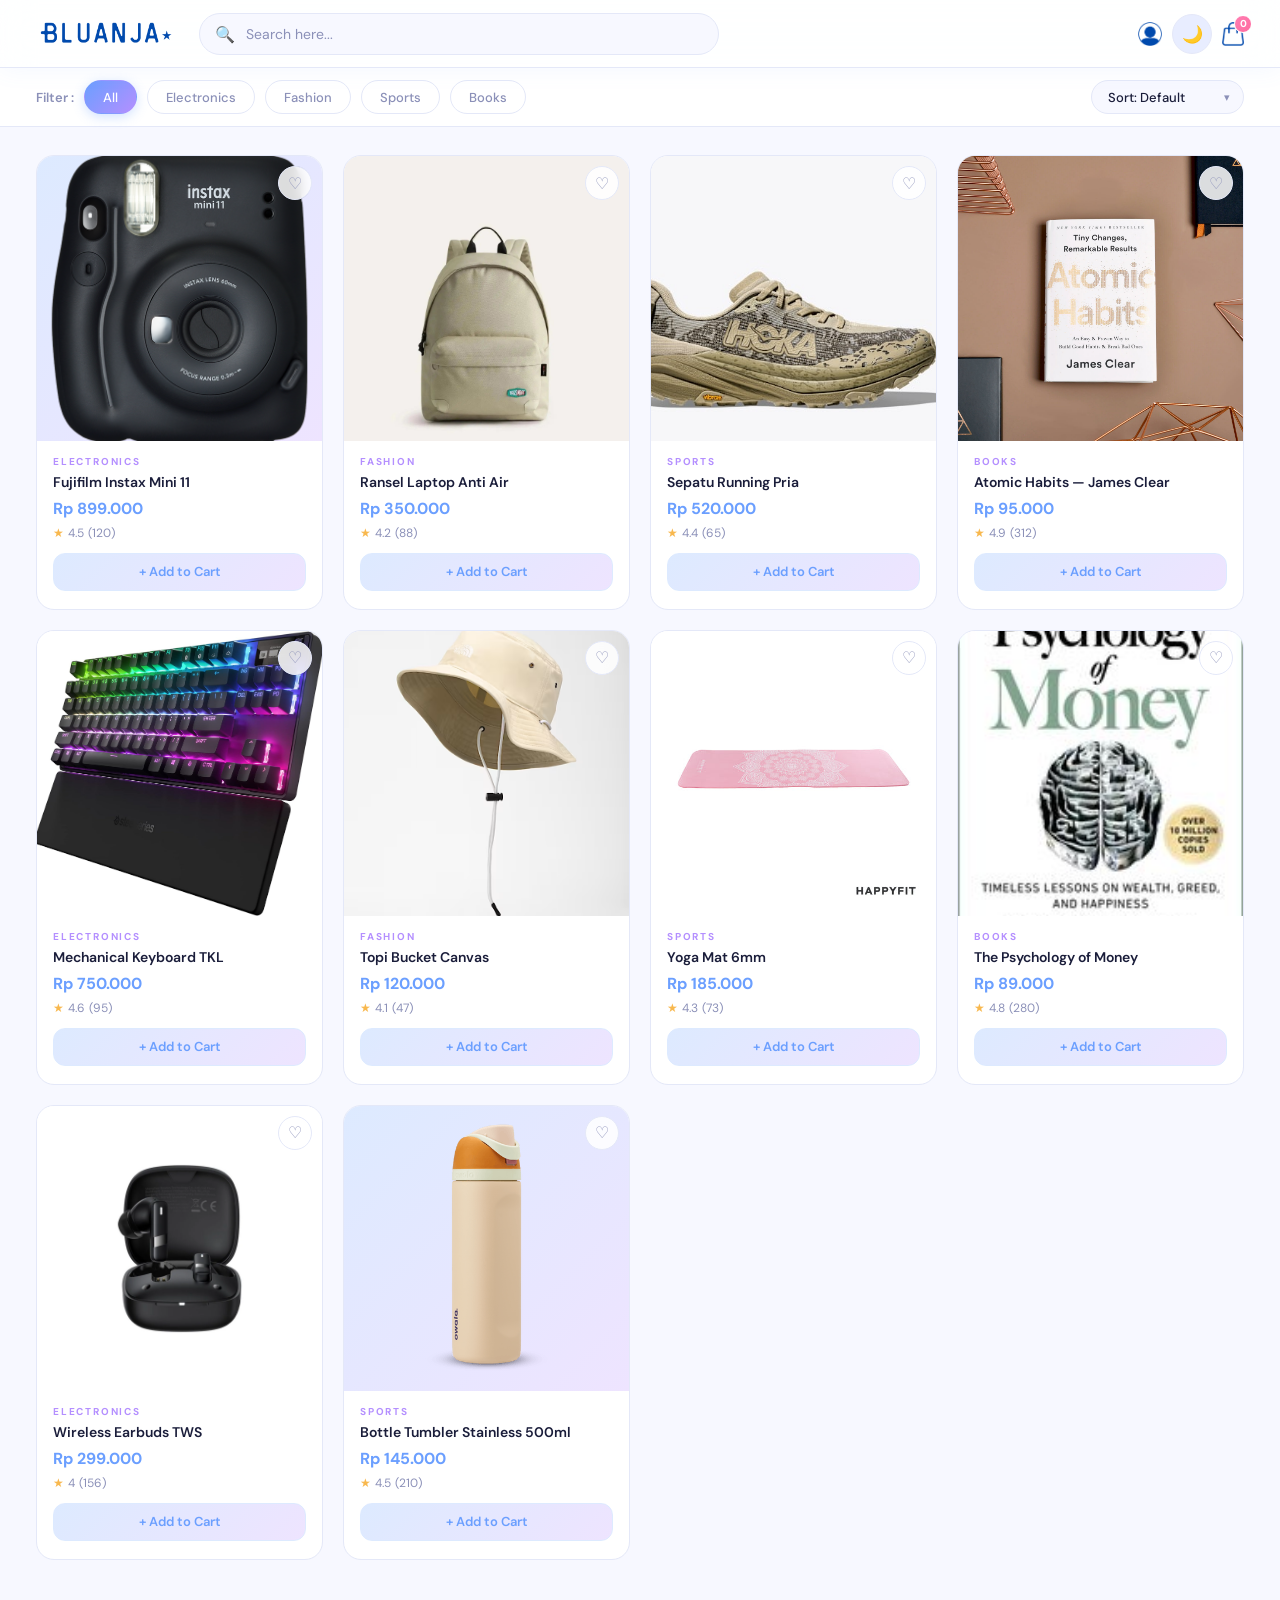
<file: index.html>
<!DOCTYPE html>
<html lang="id">
<head>
  <meta charset="UTF-8">
  <meta name="viewport" content="width=device-width, initial-scale=1.0">
  <title>BLUANJA★ — Belanja TEROSS</title>
  <link rel="stylesheet" href="css/style.css">
  <script>
    const _t = localStorage.getItem('bluanja_theme') || 'light';
    if (_t === 'dark') document.documentElement.setAttribute('data-theme', 'dark');
  </script>
</head>
<body>

  <!-- NAVBAR -->
  <nav class="navbar">
    <a href="index.html">
      <img src="assets/logo.png" alt="logo" class="logo-img">
    </a>
    <div class="nav-search">
      <span class="search-icon">🔍</span>
      <input type="text" id="searchInput" placeholder="Search here...">
    </div>
    <div class="nav-actions">
      <img src="assets/profile.png" class="icon">
      <button class="theme-toggle" id="themeToggle" title="Toggle dark mode">🌙</button>
      <a href="cart.html" class="nav-icon-wrap">
        <img src="assets/cart.png" class="icon">
        <span class="cart-badge" id="cartBadge">0</span>
      </a>
    </div>
  </nav>

  <!-- FILTER BAR -->
  <div class="filter-bar fade-up fade-up-d1">
    <div class="filter-label">Filter :</div>
    <button class="filter-chip active">All</button>
    <button class="filter-chip">Electronics</button>
    <button class="filter-chip">Fashion</button>
    <button class="filter-chip">Sports</button>
    <button class="filter-chip">Books</button>
    <div class="sort-wrap">
      <select class="sort-select" id="sortSelect">
        <option value="default">Sort: Default</option>
        <option value="price-asc">Harga: Terendah</option>
        <option value="price-desc">Harga: Tertinggi</option>
        <option value="rating">Rating Terbaik</option>
      </select>
    </div>
  </div>

  <!-- PRODUCT GRID -->
  <section class="products-section">
    <div class="products-grid fade-up fade-up-d2" id="productsGrid"></div>
  </section>

  <script src="js/data.js"></script>
  <script src="js/main.js"></script>

</body>
</html>
</file>
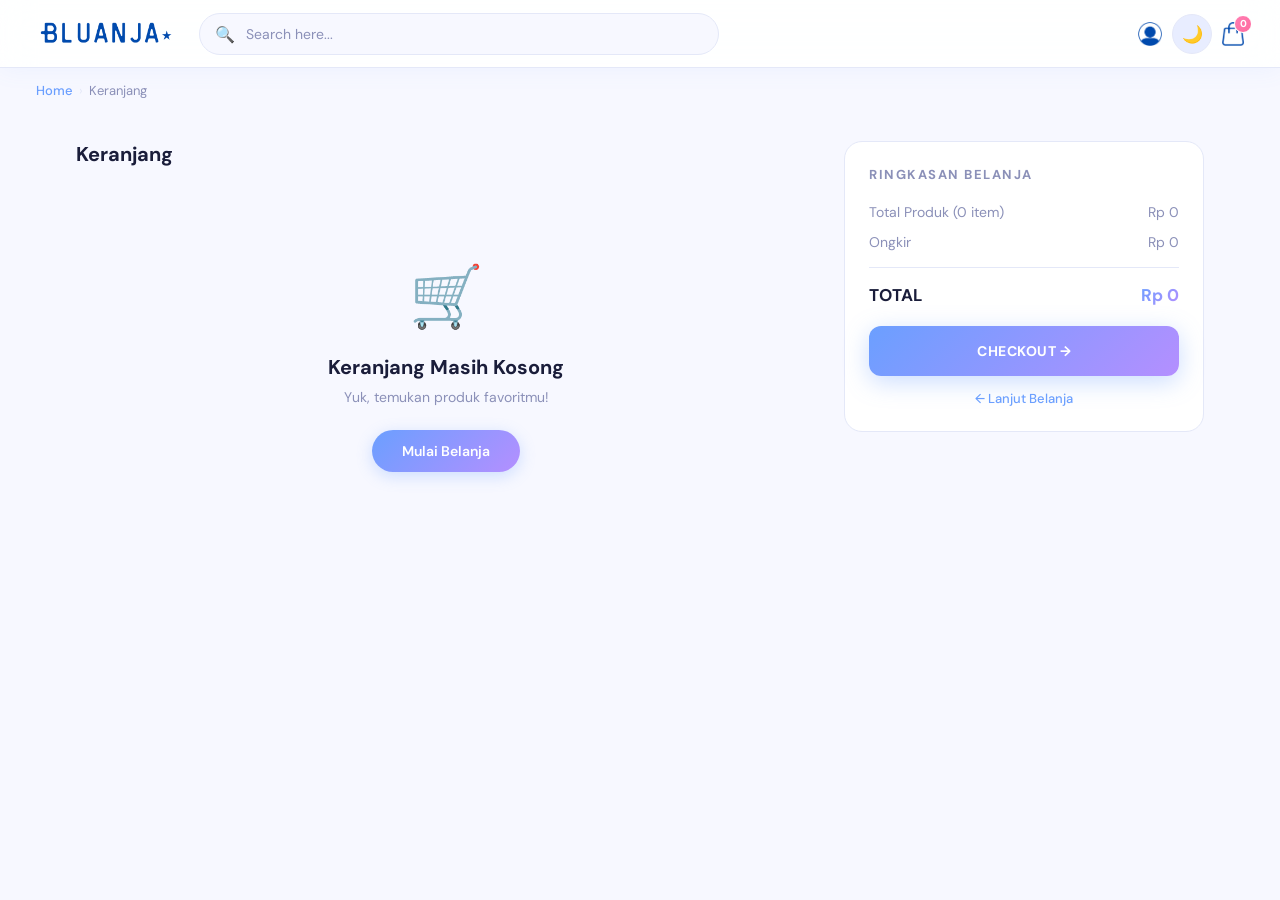
<file: cart.html>
<!DOCTYPE html>
<html lang="id">
<head>
  <meta charset="UTF-8">
  <meta name="viewport" content="width=device-width, initial-scale=1.0">
  <title>Keranjang — BLUANJA★</title>
  <link rel="stylesheet" href="css/style.css">
  <script>
    const _t = localStorage.getItem('bluanja_theme') || 'light';
    if (_t === 'dark') document.documentElement.setAttribute('data-theme', 'dark');
  </script>
</head>
<body>

  <!-- NAVBAR -->
  <nav class="navbar">
    <a href="index.html">
      <img src="assets/logo.png" alt="logo" class="logo-img">
    </a>
    <div class="nav-search">
      <span class="search-icon">🔍</span>
      <input type="text" placeholder="Search here...">
    </div>
    <div class="nav-actions">
      <img src="assets/profile.png" class="icon">
      <button class="theme-toggle" id="themeToggle" title="Toggle dark mode">🌙</button>
      <a href="cart.html" class="nav-icon-wrap">
        <img src="assets/cart.png" class="icon">
        <span class="cart-badge" id="cartBadge">0</span>
      </a>
    </div>
  </nav>

  <!-- BREADCRUMB -->
  <div class="breadcrumb fade-up">
    <a href="index.html">Home</a>
    <span class="sep">›</span>
    <span>Keranjang</span>
  </div>

  <!-- CART LAYOUT -->
  <div class="cart-layout">

    <!-- LEFT: ITEMS -->
    <div class="cart-items-col fade-up fade-up-d1">
      <div class="cart-col-title" id="cartTitle">Keranjang</div>
      <div id="cartItemsContainer"></div>
    </div>

    <!-- RIGHT: SUMMARY -->
    <div class="cart-summary fade-up fade-up-d2" id="summaryPanel">
      <div class="summary-title">Ringkasan Belanja</div>
      <div class="summary-row">
        <span id="summaryItemLabel">Total Produk (0 item)</span>
        <span id="summarySubtotal">Rp 0</span>
      </div>
      <div class="summary-row">
        <span>Ongkir</span>
        <span>Rp 0</span>
      </div>
      <div class="summary-divider"></div>
      <div class="summary-total">
        <span>TOTAL</span>
        <span class="amount" id="summaryTotal">Rp 0</span>
      </div>
      <button class="checkout-btn" onclick="handleCheckout()">CHECKOUT →</button>
      <a href="index.html" class="continue-link">← Lanjut Belanja</a>
    </div>

  </div>

  <script src="js/data.js"></script>
  <script src="js/main.js"></script>

</body>
</html>
</file>
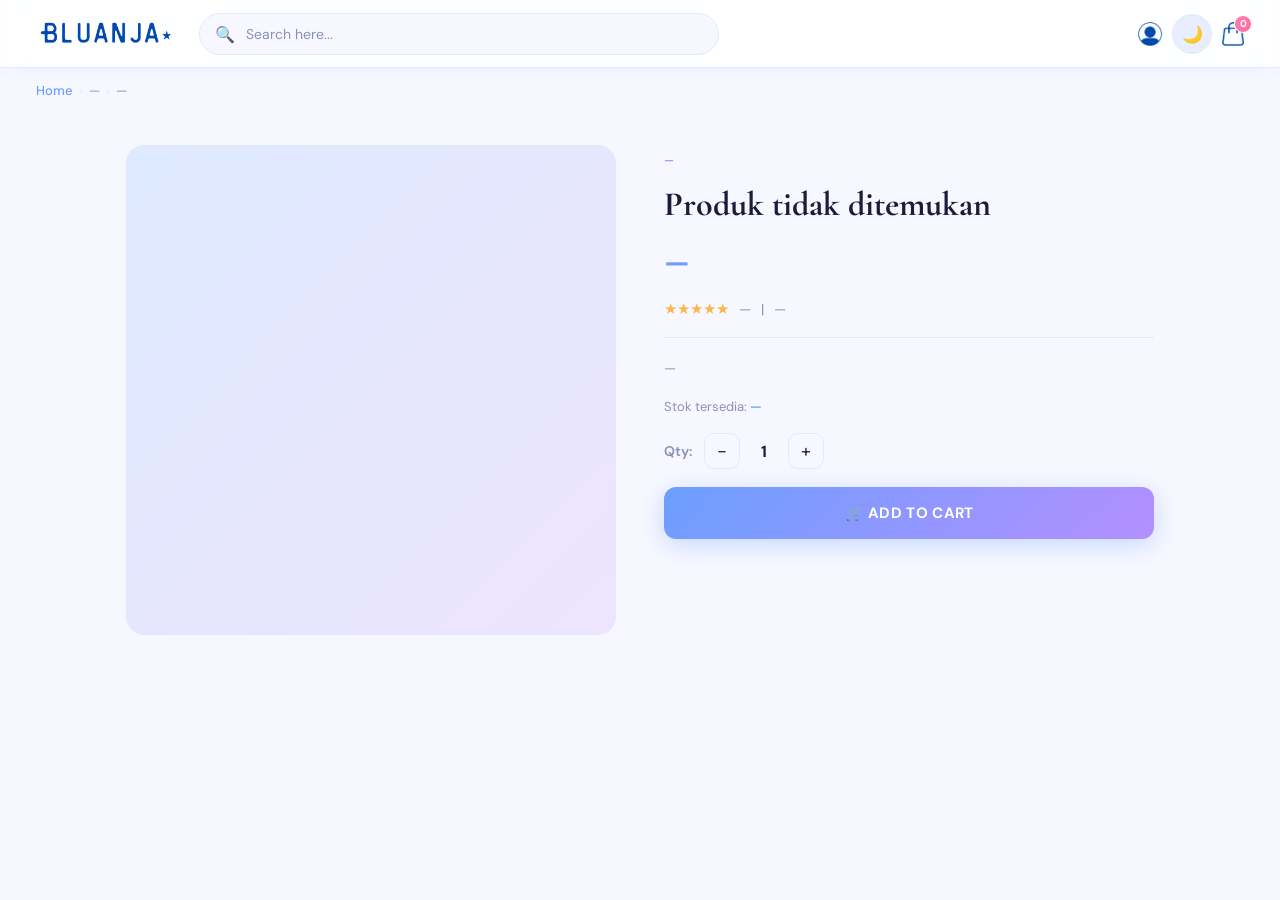
<file: detail.html>
<!DOCTYPE html>
<html lang="id">
<head>
  <meta charset="UTF-8">
  <meta name="viewport" content="width=device-width, initial-scale=1.0">
  <title>Detail Produk — BLUANJA★</title>
  <link rel="stylesheet" href="css/style.css">
  <script>
    const _t = localStorage.getItem('bluanja_theme') || 'light';
    if (_t === 'dark') document.documentElement.setAttribute('data-theme', 'dark');
  </script>
</head>
<body>

  <!-- NAVBAR -->
  <nav class="navbar">
    <a href="index.html">
      <img src="assets/logo.png" alt="logo" class="logo-img">
    </a>
    <div class="nav-search">
      <span class="search-icon">🔍</span>
      <input type="text" placeholder="Search here...">
    </div>
    <div class="nav-actions">
      <img src="assets/profile.png" class="icon">
      <button class="theme-toggle" id="themeToggle" title="Toggle dark mode">🌙</button>
      <a href="cart.html" class="nav-icon-wrap">
        <img src="assets/cart.png" class="icon">
        <span class="cart-badge" id="cartBadge">0</span>
      </a>
    </div>
  </nav>

  <!-- BREADCRUMB -->
  <div class="breadcrumb fade-up">
    <a href="index.html">Home</a>
    <span class="sep">›</span>
    <span id="bcCategory">—</span>
    <span class="sep">›</span>
    <span id="bcName">—</span>
  </div>

  <!-- DETAIL LAYOUT -->
  <div class="detail-layout">

    <!-- LEFT: IMAGE -->
    <div class="detail-img-col fade-up fade-up-d1">
      <div class="detail-main-img" id="mainImgWrap"></div>
      <div class="detail-thumbs" id="thumbsRow"></div>
    </div>

    <!-- RIGHT: INFO -->
    <div class="detail-info-col fade-up fade-up-d2">
      <div class="detail-cat-row">
        <div class="detail-cat" id="detailCat">—</div>
      </div>
      <div class="detail-name" id="detailName">—</div>
      <div class="detail-price" id="detailPrice">—</div>
      <div class="detail-rating-row">
        <span class="stars" id="detailStars">★★★★★</span>
        <span id="detailRating">—</span>
        <span>|</span>
        <span id="detailReviews">—</span>
      </div>
      <div class="detail-divider"></div>
      <div class="detail-desc" id="detailDesc">—</div>
      <div class="detail-stock-info">
        Stok tersedia: <span id="detailStock">—</span>
      </div>
      <div class="qty-control">
        <span style="font-size:14px;font-weight:600;color:var(--text-muted)">Qty:</span>
        <button class="qty-btn" onclick="changeQty(-1)">−</button>
        <span class="qty-val" id="qtyVal">1</span>
        <button class="qty-btn" onclick="changeQty(1)">+</button>
      </div>
      <button class="detail-add-btn" id="addBtn" onclick="addToCart()">
        🛒 ADD TO CART
      </button>
    </div>

  </div>

  <script src="js/data.js"></script>
  <script src="js/main.js"></script>

</body>
</html>
</file>
<file: css/style.css>
@import url('https://fonts.googleapis.com/css2?family=DM+Sans:wght@300;400;500;600;700&family=Cormorant+Garamond:wght@600;700&display=swap');

/*CSS VARIABLES — LIGHT MODE*/
:root {
  --blue:        #6b9fff;
  --blue-mid:    #89b3ff;
  --blue-light:  #ddeaff;
  --purple:      #b48fff;
  --purple-mid:  #c9acff;
  --purple-light:#eee4ff;
  --grad:        linear-gradient(135deg, #6b9fff 0%, #b48fff 100%);
  --grad-soft:   linear-gradient(135deg, #ddeaff 0%, #eee4ff 100%);
  --white:       #ffffff;
  --bg:          #f7f8ff;
  --surface:     #ffffff;
  --border:      #e4e8f8;
  --text:        #1a1d3a;
  --text-muted:  #8b90b8;
  --shadow-sm:   0 2px 12px rgba(107,159,255,0.10);
  --shadow-md:   0 8px 32px rgba(107,159,255,0.18);
  --shadow-lg:   0 20px 60px rgba(107,159,255,0.22);
  --radius:      18px;
  --radius-sm:   12px;
  --nav-h:       68px;
  --nav-bg:      rgba(255,255,255,0.88);
  --toggle-bg:   #e8edff;
}

/*DARK MODE VARIABLES*/
[data-theme="dark"] {
  --blue:        #89b3ff;
  --blue-mid:    #aac8ff;
  --blue-light:  #1e2d4a;
  --purple:      #c9acff;
  --purple-mid:  #d9c2ff;
  --purple-light:#2a1f40;
  --grad:        linear-gradient(135deg, #7aaaff 0%, #c09fff 100%);
  --grad-soft:   linear-gradient(135deg, #1e2d4a 0%, #2a1f40 100%);
  --white:       #1a1d2e;
  --bg:          #13151f;
  --surface:     #1e2030;
  --border:      #2e3150;
  --text:        #e8eaff;
  --text-muted:  #7a7faa;
  --shadow-sm:   0 2px 12px rgba(0,0,0,0.3);
  --shadow-md:   0 8px 32px rgba(0,0,0,0.4);
  --shadow-lg:   0 20px 60px rgba(0,0,0,0.5);
  --nav-bg:      rgba(30,32,48,0.92);
  --toggle-bg:   #2e3150;
}

/*THEME TRANSITION*/
*, *::before, *::after {
  transition: background-color 0.3s ease, border-color 0.3s ease, color 0.2s ease, box-shadow 0.3s ease;
}

/*THEME TOGGLE BUTTON*/
.theme-toggle {
  width: 40px;
  height: 40px;
  border-radius: 50%;
  background: var(--toggle-bg);
  border: 1.5px solid var(--border);
  display: flex;
  align-items: center;
  justify-content: center;
  font-size: 17px;
  cursor: pointer;
  flex-shrink: 0;
  transition: transform 0.2s, background 0.3s, border-color 0.3s;
}
.theme-toggle:hover {
  transform: scale(1.1) rotate(15deg);
}

/*RESET*/
*, *::before, *::after { box-sizing: border-box; margin: 0; padding: 0; }
html { scroll-behavior: smooth; }
body {
  font-family: 'DM Sans', sans-serif;
  background: var(--bg);
  color: var(--text);
  min-height: 100vh;
  -webkit-font-smoothing: antialiased;
}
a { text-decoration: none; color: inherit; }
button { font-family: 'DM Sans', sans-serif; cursor: pointer; border: none; outline: none; }
img { display: block; max-width: 100%; }

/*NAVBAR*/
.navbar {
  position: sticky;
  top: 0;
  z-index: 100;
  height: var(--nav-h);
  background: var(--nav-bg);
  backdrop-filter: blur(16px);
  -webkit-backdrop-filter: blur(16px);
  border-bottom: 1.5px solid var(--border);
  display: flex;
  align-items: center;
  padding: 0 36px;
  gap: 20px;
  box-shadow: 0 1px 24px rgba(107,159,255,0.08);
}

.logo-img {
  height: 26px;
  transition: opacity 0.2s;
}
.logo-img:hover { opacity: 0.75; }

.nav-search {
  flex: 1;
  position: relative;
  max-width: 520px;
}
.nav-search input {
  width: 100%;
  height: 42px;
  border: 1.5px solid var(--border);
  border-radius: 100px;
  padding: 0 20px 0 46px;
  font-family: 'DM Sans', sans-serif;
  font-size: 14px;
  color: var(--text);
  background: var(--bg);
  transition: border-color 0.2s, box-shadow 0.2s;
}
.nav-search input:focus {
  outline: none;
  border-color: var(--blue-mid);
  box-shadow: 0 0 0 3px rgba(107,159,255,0.14);
}
.nav-search input::placeholder { color: var(--text-muted); }
.nav-search .search-icon {
  position: absolute;
  left: 16px;
  top: 50%;
  transform: translateY(-50%);
  color: var(--text-muted);
  font-size: 16px;
  pointer-events: none;
}

.nav-actions {
  display: flex;
  align-items: center;
  gap: 10px;
  margin-left: auto;
}

.icon {
  height: 24px;
  vertical-align: middle;
  transition: transform 0.2s, opacity 0.2s;
}
.icon:hover { transform: scale(1.12); opacity: 0.8; }

.nav-icon-wrap {
  position: relative;
  display: inline-flex;
  align-items: center;
}

.cart-badge {
  position: absolute;
  top: -7px;
  right: -8px;
  background: linear-gradient(135deg, #ff7eb3, #ff6b9f);
  color: white;
  font-size: 10px;
  font-weight: 700;
  width: 18px;
  height: 18px;
  border-radius: 50%;
  display: flex;
  align-items: center;
  justify-content: center;
  border: 1.5px solid white;
}

/*BREADCRUMB*/
.breadcrumb {
  padding: 14px 36px;
  font-size: 13px;
  color: var(--text-muted);
  display: flex;
  align-items: center;
  gap: 6px;
}
.breadcrumb a {
  color: var(--blue);
  font-weight: 500;
  transition: color 0.18s;
}
.breadcrumb a:hover { color: var(--purple); }
.breadcrumb .sep { color: var(--border); }

/*ANIMATIONS*/
@keyframes fadeUp {
  from { opacity: 0; transform: translateY(16px); }
  to   { opacity: 1; transform: translateY(0); }
}
.fade-up { animation: fadeUp 0.4s cubic-bezier(.22,.68,0,1.15) both; }
.fade-up-d1 { animation-delay: 0.05s; }
.fade-up-d2 { animation-delay: 0.12s; }
.fade-up-d3 { animation-delay: 0.19s; }
.fade-up-d4 { animation-delay: 0.26s; }

/*FILTER BAR*/
.filter-bar {
  background: var(--white);
  border-bottom: 1.5px solid var(--border);
  padding: 12px 36px;
  display: flex;
  align-items: center;
  gap: 10px;
  flex-wrap: wrap;
}

.filter-label {
  font-size: 13px;
  font-weight: 600;
  color: var(--text-muted);
  white-space: nowrap;
}

.filter-chip {
  height: 34px;
  padding: 0 18px;
  border-radius: 100px;
  font-size: 13px;
  font-weight: 500;
  border: 1.5px solid var(--border);
  background: transparent;
  color: var(--text-muted);
  transition: all 0.2s;
  white-space: nowrap;
}
.filter-chip:hover {
  border-color: var(--blue-mid);
  color: var(--blue);
  background: var(--blue-light);
}
.filter-chip.active {
  background: var(--grad);
  color: white;
  border-color: transparent;
  box-shadow: 0 3px 12px rgba(107,159,255,0.3);
}

.sort-wrap {
  position: relative;
  margin-left: auto;
}
.sort-wrap::after {
  content: '▾';
  position: absolute;
  right: 14px;
  top: 50%;
  transform: translateY(-50%);
  color: var(--text-muted);
  pointer-events: none;
  font-size: 11px;
}
.sort-select {
  height: 34px;
  padding: 0 36px 0 16px;
  border-radius: 100px;
  font-size: 13px;
  font-family: 'DM Sans', sans-serif;
  font-weight: 500;
  border: 1.5px solid var(--border);
  background: var(--bg);
  color: var(--text);
  cursor: pointer;
  appearance: none;
  transition: border-color 0.2s;
}
.sort-select:focus { outline: none; border-color: var(--blue-mid); }

/*PRODUCT GRID*/
.products-section {
  padding: 28px 36px 56px;
}
.products-grid {
  display: grid;
  grid-template-columns: repeat(4, 1fr);
  gap: 20px;
}

/*PRODUCT CARD*/
.product-card {
  background: var(--surface);
  border-radius: var(--radius);
  border: 1.5px solid var(--border);
  overflow: hidden;
  transition: transform 0.22s, box-shadow 0.22s, border-color 0.22s;
  cursor: pointer;
  position: relative;
}
.product-card:hover {
  transform: translateY(-6px);
  box-shadow: var(--shadow-md);
  border-color: var(--blue-mid);
}

.card-img-wrap {
  aspect-ratio: 1;
  background: var(--grad-soft);
  display: flex;
  align-items: center;
  justify-content: center;
  position: relative;
  overflow: hidden;
}

.card-body {
  padding: 14px 16px 18px;
}
.card-cat {
  font-size: 10px;
  font-weight: 700;
  letter-spacing: 1.8px;
  text-transform: uppercase;
  color: var(--purple);
  margin-bottom: 5px;
}
.card-name {
  font-size: 14px;
  font-weight: 600;
  color: var(--text);
  margin-bottom: 6px;
  line-height: 1.35;
  white-space: nowrap;
  overflow: hidden;
  text-overflow: ellipsis;
}
.card-price {
  font-size: 16px;
  font-weight: 700;
  color: var(--blue);
  margin-bottom: 6px;
}
.card-rating {
  font-size: 12px;
  color: var(--text-muted);
  display: flex;
  align-items: center;
  gap: 4px;
  margin-bottom: 12px;
}
.card-rating .star { color: #f8b84e; }

.card-add-btn {
  width: 100%;
  height: 38px;
  background: var(--grad-soft);
  color: var(--blue);
  border-radius: var(--radius-sm);
  font-size: 13px;
  font-weight: 600;
  border: 1.5px solid var(--blue-light);
  display: flex;
  align-items: center;
  justify-content: center;
  gap: 6px;
  transition: all 0.22s;
}
.card-add-btn:hover {
  background: var(--grad);
  color: white;
  border-color: transparent;
  box-shadow: 0 4px 16px rgba(107,159,255,0.35);
}

/*QTY CONTROL*/
.qty-control {
  display: flex;
  align-items: center;
  gap: 12px;
}
.qty-btn {
  width: 36px;
  height: 36px;
  border-radius: 10px;
  border: 1.5px solid var(--border);
  background: var(--bg);
  font-size: 18px;
  color: var(--text);
  display: flex;
  align-items: center;
  justify-content: center;
  transition: all 0.18s;
  line-height: 1;
}
.qty-btn:hover {
  border-color: var(--blue-mid);
  color: var(--blue);
  background: var(--blue-light);
}
.qty-val {
  font-size: 16px;
  font-weight: 700;
  min-width: 24px;
  text-align: center;
}

/*DETAIL PAGE*/
.detail-layout {
  display: grid;
  grid-template-columns: 1fr 1fr;
  gap: 48px;
  padding: 32px 36px 56px;
  max-width: 1100px;
  margin: 0 auto;
}

.detail-main-img {
  aspect-ratio: 1;
  background: var(--grad-soft);
  border-radius: var(--radius);
  border: 1.5px solid var(--border);
  display: flex;
  align-items: center;
  justify-content: center;
  font-size: 100px;
  margin-bottom: 14px;
  overflow: hidden;
}
.detail-thumbs {
  display: flex;
  gap: 10px;
}
.detail-thumb {
  width: 72px;
  height: 72px;
  border-radius: var(--radius-sm);
  background: var(--grad-soft);
  border: 2px solid var(--border);
  display: flex;
  align-items: center;
  justify-content: center;
  font-size: 26px;
  cursor: pointer;
  transition: border-color 0.18s;
  overflow: hidden;
}
.detail-thumb.active { border-color: var(--blue); }
.detail-thumb:hover { border-color: var(--blue-mid); }

.detail-info-col {
  display: flex;
  flex-direction: column;
  gap: 18px;
  padding-top: 8px;
}
.detail-cat-row {
  display: flex;
  align-items: center;
  justify-content: space-between;
}
.detail-cat {
  font-size: 11px;
  font-weight: 700;
  letter-spacing: 2px;
  text-transform: uppercase;
  color: var(--purple);
}

.detail-name {
  font-family: 'Cormorant Garamond', serif;
  font-size: 34px;
  font-weight: 700;
  color: var(--text);
  line-height: 1.2;
}
.detail-price {
  font-size: 28px;
  font-weight: 700;
  background: var(--grad);
  -webkit-background-clip: text;
  -webkit-text-fill-color: transparent;
  background-clip: text;
}
.detail-rating-row {
  display: flex;
  align-items: center;
  gap: 10px;
  font-size: 14px;
  color: var(--text-muted);
}
.detail-rating-row .stars { color: #f8b84e; font-size: 15px; }
.detail-divider {
  height: 1px;
  background: var(--border);
}
.detail-desc {
  font-size: 14px;
  line-height: 1.75;
  color: var(--text-muted);
}
.detail-stock-info {
  font-size: 13px;
  color: var(--text-muted);
}
.detail-stock-info span { color: var(--blue); font-weight: 600; }

.detail-add-btn {
  height: 52px;
  background: var(--grad);
  color: white;
  border-radius: var(--radius-sm);
  font-size: 15px;
  font-weight: 700;
  display: flex;
  align-items: center;
  justify-content: center;
  gap: 8px;
  letter-spacing: 0.3px;
  box-shadow: 0 6px 24px rgba(107,159,255,0.35);
  transition: opacity 0.2s, box-shadow 0.2s, transform 0.2s;
}
.detail-add-btn:hover {
  opacity: 0.92;
  transform: translateY(-2px);
  box-shadow: 0 10px 32px rgba(107,159,255,0.42);
}

/*CART PAGE*/
.cart-layout {
  display: grid;
  grid-template-columns: 1fr 360px;
  gap: 28px;
  padding: 28px 36px 56px;
  max-width: 1200px;
  margin: 0 auto;
  align-items: start;
}

.cart-col-title {
  font-size: 20px;
  font-weight: 700;
  margin-bottom: 18px;
  color: var(--text);
}

.cart-item {
  background: var(--surface);
  border: 1.5px solid var(--border);
  border-radius: var(--radius);
  padding: 16px;
  display: flex;
  gap: 16px;
  align-items: center;
  margin-bottom: 12px;
  transition: box-shadow 0.2s, border-color 0.2s;
}
.cart-item:hover {
  box-shadow: var(--shadow-sm);
  border-color: var(--blue-light);
}

.cart-item-img {
  width: 78px;
  height: 78px;
  border-radius: var(--radius-sm);
  background: var(--grad-soft);
  flex-shrink: 0;
  display: flex;
  align-items: center;
  justify-content: center;
  font-size: 32px;
  overflow: hidden;
}
.cart-item-info { flex: 1; }
.cart-item-cat {
  font-size: 10px;
  font-weight: 700;
  letter-spacing: 1.8px;
  text-transform: uppercase;
  color: var(--purple);
  margin-bottom: 3px;
}
.cart-item-name {
  font-size: 15px;
  font-weight: 600;
  color: var(--text);
  margin-bottom: 10px;
}
.cart-item-bottom {
  display: flex;
  align-items: center;
  gap: 14px;
}
.cart-item-price {
  font-size: 16px;
  font-weight: 700;
  color: var(--blue);
  white-space: nowrap;
}
.cart-remove-btn {
  background: none;
  border: none;
  color: var(--text-muted);
  font-size: 16px;
  cursor: pointer;
  padding: 6px;
  border-radius: 8px;
  transition: color 0.18s, background 0.18s;
  flex-shrink: 0;
}
.cart-remove-btn:hover { color: #ff7eb3; background: #fff0f6; }

/*SUMMARY PANEL*/
.cart-summary {
  background: var(--surface);
  border: 1.5px solid var(--border);
  border-radius: var(--radius);
  padding: 24px;
  position: sticky;
  top: calc(var(--nav-h) + 16px);
}
.summary-title {
  font-size: 13px;
  font-weight: 700;
  letter-spacing: 1.5px;
  margin-bottom: 20px;
  color: var(--text-muted);
  text-transform: uppercase;
}
.summary-row {
  display: flex;
  justify-content: space-between;
  align-items: center;
  font-size: 14px;
  color: var(--text-muted);
  margin-bottom: 12px;
}
.summary-divider {
  height: 1px;
  background: var(--border);
  margin: 16px 0;
}
.summary-total {
  display: flex;
  justify-content: space-between;
  align-items: center;
  font-size: 17px;
  font-weight: 700;
  color: var(--text);
  margin-bottom: 20px;
}
.summary-total .amount {
  background: var(--grad);
  -webkit-background-clip: text;
  -webkit-text-fill-color: transparent;
  background-clip: text;
}
.checkout-btn {
  width: 100%;
  height: 50px;
  background: var(--grad);
  color: white;
  border-radius: var(--radius-sm);
  font-size: 14px;
  font-weight: 700;
  letter-spacing: 0.5px;
  display: flex;
  align-items: center;
  justify-content: center;
  gap: 8px;
  box-shadow: 0 6px 24px rgba(107,159,255,0.35);
  transition: opacity 0.2s, transform 0.2s, box-shadow 0.2s;
}
.checkout-btn:hover {
  opacity: 0.92;
  transform: translateY(-2px);
  box-shadow: 0 10px 32px rgba(107,159,255,0.42);
}
.continue-link {
  display: block;
  text-align: center;
  margin-top: 14px;
  font-size: 13px;
  color: var(--blue);
  font-weight: 500;
  transition: color 0.18s;
}
.continue-link:hover { color: var(--purple); }

/*EMPTY STATE*/
.empty-state {
  text-align: center;
  padding: 72px 32px;
  color: var(--text-muted);
}
.empty-state .empty-icon { font-size: 60px; margin-bottom: 18px; }
.empty-state h3 { font-size: 20px; font-weight: 700; color: var(--text); margin-bottom: 8px; }
.empty-state p { font-size: 14px; margin-bottom: 24px; }
.empty-state a {
  display: inline-block;
  padding: 12px 30px;
  background: var(--grad);
  color: white;
  border-radius: 100px;
  font-weight: 600;
  font-size: 14px;
  box-shadow: 0 4px 16px rgba(107,159,255,0.3);
  transition: opacity 0.2s, transform 0.2s;
}
.empty-state a:hover { opacity: 0.9; transform: translateY(-2px); }

/*WISHLIST BUTTON (card)*/
.card-wish {
  position: absolute;
  top: 10px;
  right: 10px;
  width: 34px;
  height: 34px;
  border-radius: 50%;
  background: rgba(255,255,255,0.85);
  border: 1.5px solid var(--border);
  font-size: 16px;
  display: flex;
  align-items: center;
  justify-content: center;
  cursor: pointer;
  color: var(--text-muted);
  backdrop-filter: blur(6px);
  transition: color 0.2s, background 0.2s, transform 0.2s, border-color 0.2s;
  z-index: 2;
}
.card-wish:hover {
  transform: scale(1.15);
  color: #ff6b9f;
  border-color: #ff6b9f;
}
.card-wish.active {
  color: #ff6b9f;
  border-color: #ff6b9f;
  background: #fff0f6;
}
</file>
